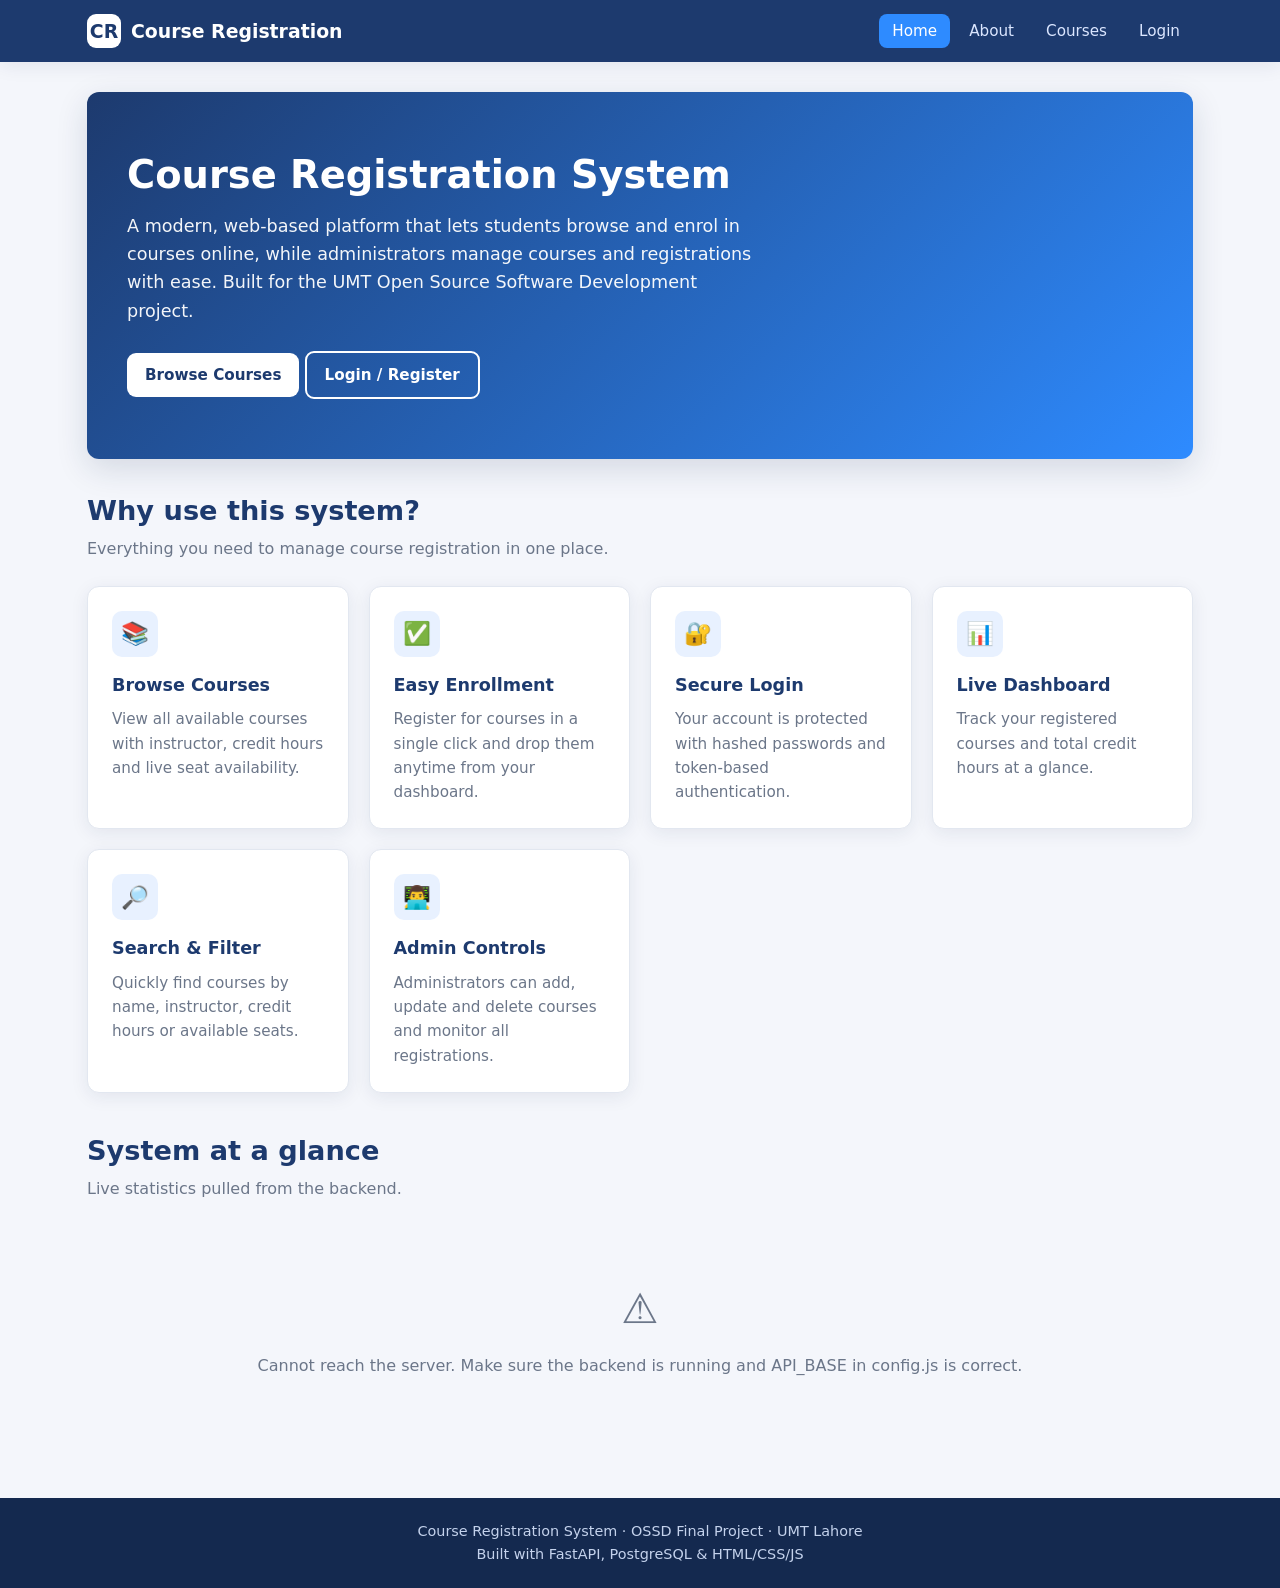
<file: CourseRegistrationSystem/frontend/index.html>
<!DOCTYPE html>
<html lang="en">
<head>
  <meta charset="UTF-8" />
  <meta name="viewport" content="width=device-width, initial-scale=1.0" />
  <title>Course Registration System | Home</title>
  <link rel="stylesheet" href="css/style.css" />
</head>
<body>
  <div class="container">
    <section class="hero">
      <h1>Course Registration System</h1>
      <p>
        A modern, web-based platform that lets students browse and enrol in
        courses online, while administrators manage courses and registrations
        with ease. Built for the UMT Open Source Software Development project.
      </p>
      <a href="courses.html" class="btn">Browse Courses</a>
      <a href="login.html" class="btn outline">Login / Register</a>
    </section>

    <h2 class="page-title">Why use this system?</h2>
    <p class="page-sub">Everything you need to manage course registration in one place.</p>

    <div class="grid grid-3">
      <div class="card feature">
        <div class="icon">&#128218;</div>
        <h3>Browse Courses</h3>
        <p>View all available courses with instructor, credit hours and live seat availability.</p>
      </div>
      <div class="card feature">
        <div class="icon">&#9989;</div>
        <h3>Easy Enrollment</h3>
        <p>Register for courses in a single click and drop them anytime from your dashboard.</p>
      </div>
      <div class="card feature">
        <div class="icon">&#128272;</div>
        <h3>Secure Login</h3>
        <p>Your account is protected with hashed passwords and token-based authentication.</p>
      </div>
      <div class="card feature">
        <div class="icon">&#128202;</div>
        <h3>Live Dashboard</h3>
        <p>Track your registered courses and total credit hours at a glance.</p>
      </div>
      <div class="card feature">
        <div class="icon">&#128270;</div>
        <h3>Search &amp; Filter</h3>
        <p>Quickly find courses by name, instructor, credit hours or available seats.</p>
      </div>
      <div class="card feature">
        <div class="icon">&#128104;&#8205;&#128187;</div>
        <h3>Admin Controls</h3>
        <p>Administrators can add, update and delete courses and monitor all registrations.</p>
      </div>
    </div>

    <h2 class="page-title" style="margin-top:36px;">System at a glance</h2>
    <p class="page-sub">Live statistics pulled from the backend.</p>
    <div class="grid grid-4" id="statGrid">
      <div class="loading"><div class="spinner"></div>Loading statistics…</div>
    </div>
  </div>

  <script src="js/config.js"></script>
  <script src="js/app.js"></script>
  <script>
    renderNavbar("index.html");
    renderFooter();

    async function loadStats() {
      const grid = document.getElementById("statGrid");
      try {
        const s = await api("/dashboard");
        grid.innerHTML = `
          <div class="card stat"><div class="num">${s.total_courses}</div><div class="label">Courses</div></div>
          <div class="card stat"><div class="num">${s.total_students}</div><div class="label">Students</div></div>
          <div class="card stat"><div class="num">${s.total_registrations}</div><div class="label">Registrations</div></div>
          <div class="card stat"><div class="num">${s.total_seats_available}</div><div class="label">Seats Available</div></div>`;
      } catch (e) {
        grid.innerHTML = `<div class="empty" style="grid-column:1/-1;"><div class="icon">&#9888;</div>${escapeHtml(e.message)}</div>`;
      }
    }
    loadStats();
  </script>
</body>
</html>
</file>
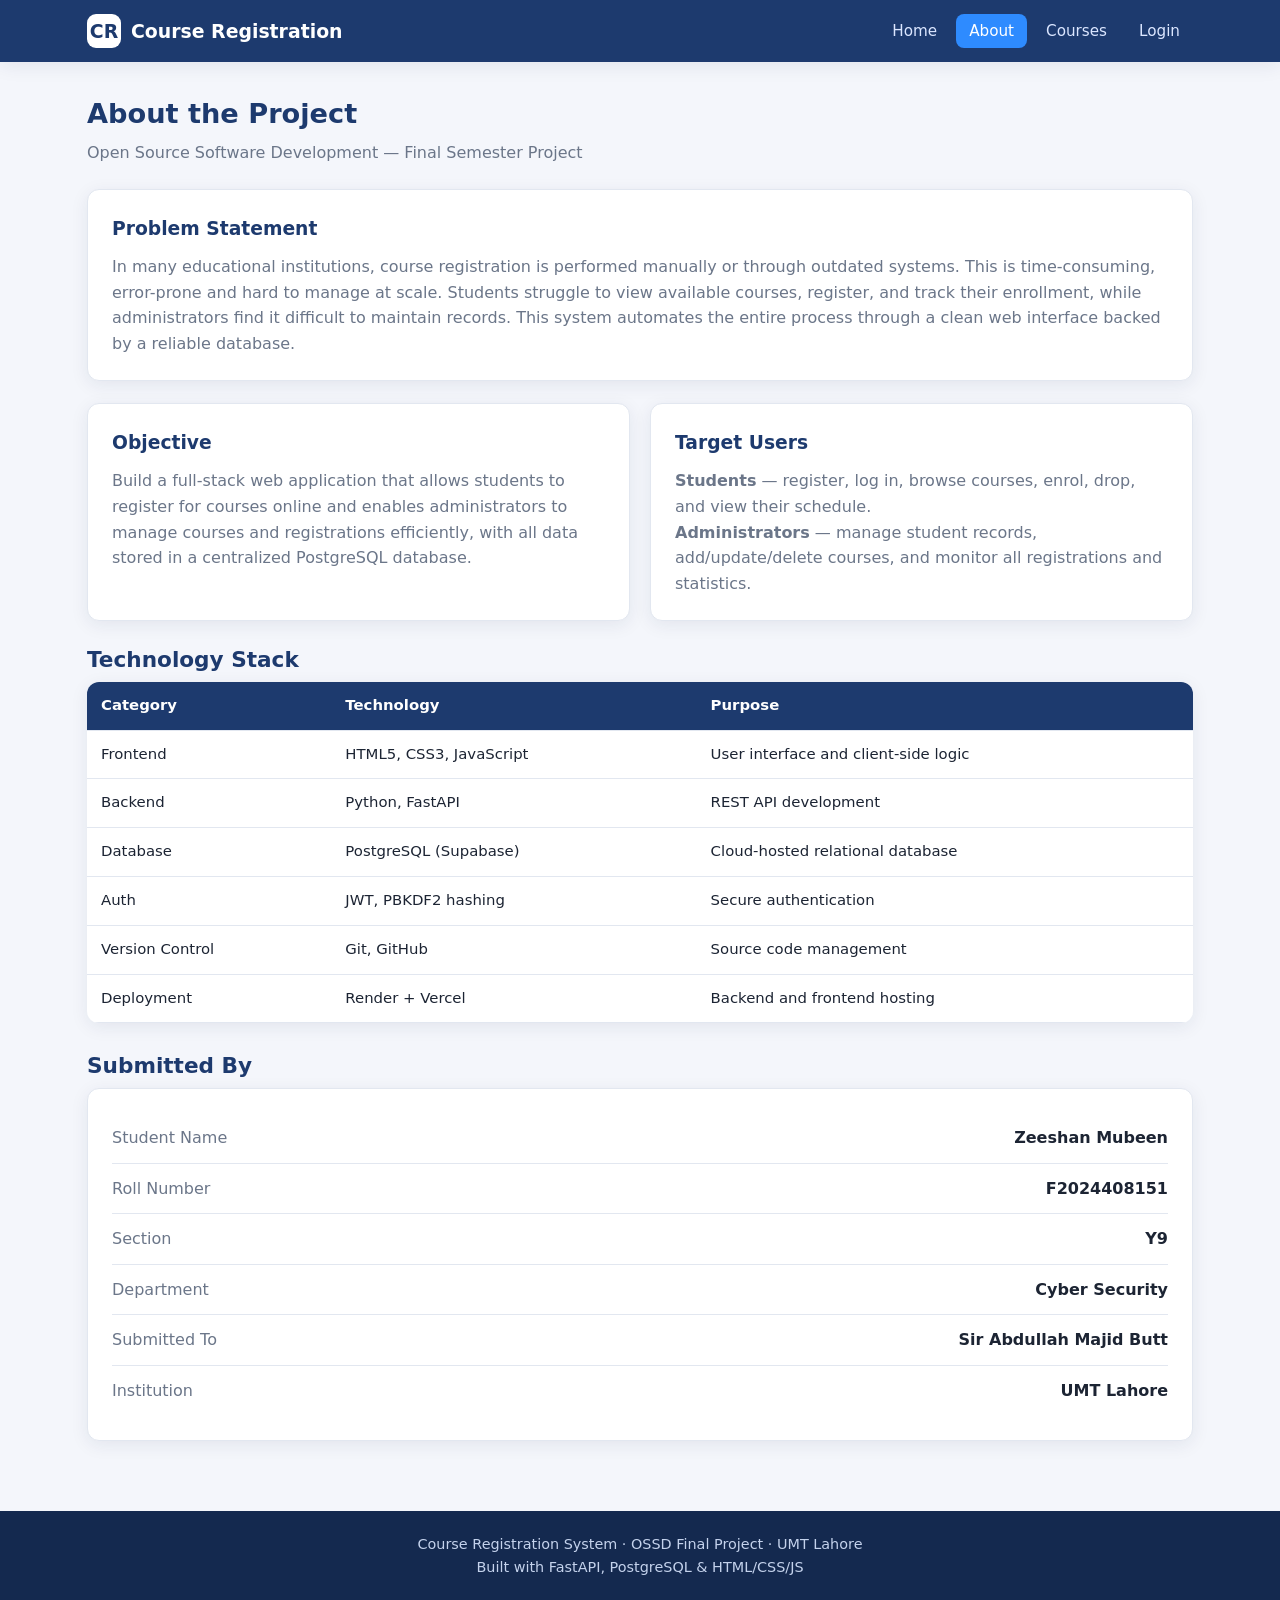
<file: CourseRegistrationSystem/frontend/about.html>
<!DOCTYPE html>
<html lang="en">
<head>
  <meta charset="UTF-8" />
  <meta name="viewport" content="width=device-width, initial-scale=1.0" />
  <title>Course Registration System | About</title>
  <link rel="stylesheet" href="css/style.css" />
</head>
<body>
  <div class="container">
    <h1 class="page-title">About the Project</h1>
    <p class="page-sub">Open Source Software Development — Final Semester Project</p>

    <div class="card" style="margin-bottom:22px;">
      <h3 style="color:var(--primary);margin-bottom:10px;">Problem Statement</h3>
      <p style="color:var(--muted);">
        In many educational institutions, course registration is performed
        manually or through outdated systems. This is time-consuming, error-prone
        and hard to manage at scale. Students struggle to view available courses,
        register, and track their enrollment, while administrators find it
        difficult to maintain records. This system automates the entire process
        through a clean web interface backed by a reliable database.
      </p>
    </div>

    <div class="grid grid-2" style="margin-bottom:22px;">
      <div class="card">
        <h3 style="color:var(--primary);margin-bottom:10px;">Objective</h3>
        <p style="color:var(--muted);">
          Build a full-stack web application that allows students to register for
          courses online and enables administrators to manage courses and
          registrations efficiently, with all data stored in a centralized
          PostgreSQL database.
        </p>
      </div>
      <div class="card">
        <h3 style="color:var(--primary);margin-bottom:10px;">Target Users</h3>
        <p style="color:var(--muted);">
          <strong>Students</strong> — register, log in, browse courses, enrol,
          drop, and view their schedule.<br />
          <strong>Administrators</strong> — manage student records, add/update/delete
          courses, and monitor all registrations and statistics.
        </p>
      </div>
    </div>

    <h2 class="page-title" style="font-size:1.35rem;">Technology Stack</h2>
    <div class="table-wrap" style="margin-bottom:26px;">
      <table>
        <thead>
          <tr><th>Category</th><th>Technology</th><th>Purpose</th></tr>
        </thead>
        <tbody>
          <tr><td>Frontend</td><td>HTML5, CSS3, JavaScript</td><td>User interface and client-side logic</td></tr>
          <tr><td>Backend</td><td>Python, FastAPI</td><td>REST API development</td></tr>
          <tr><td>Database</td><td>PostgreSQL (Supabase)</td><td>Cloud-hosted relational database</td></tr>
          <tr><td>Auth</td><td>JWT, PBKDF2 hashing</td><td>Secure authentication</td></tr>
          <tr><td>Version Control</td><td>Git, GitHub</td><td>Source code management</td></tr>
          <tr><td>Deployment</td><td>Render + Vercel</td><td>Backend and frontend hosting</td></tr>
        </tbody>
      </table>
    </div>

    <h2 class="page-title" style="font-size:1.35rem;">Submitted By</h2>
    <div class="card">
      <div class="profile-row"><span>Student Name</span><span>Zeeshan Mubeen</span></div>
      <div class="profile-row"><span>Roll Number</span><span>F2024408151</span></div>
      <div class="profile-row"><span>Section</span><span>Y9</span></div>
      <div class="profile-row"><span>Department</span><span>Cyber Security</span></div>
      <div class="profile-row"><span>Submitted To</span><span>Sir Abdullah Majid Butt</span></div>
      <div class="profile-row" style="border-bottom:none;"><span>Institution</span><span>UMT Lahore</span></div>
    </div>
  </div>

  <script src="js/config.js"></script>
  <script src="js/app.js"></script>
  <script>
    renderNavbar("about.html");
    renderFooter();
  </script>
</body>
</html>
</file>
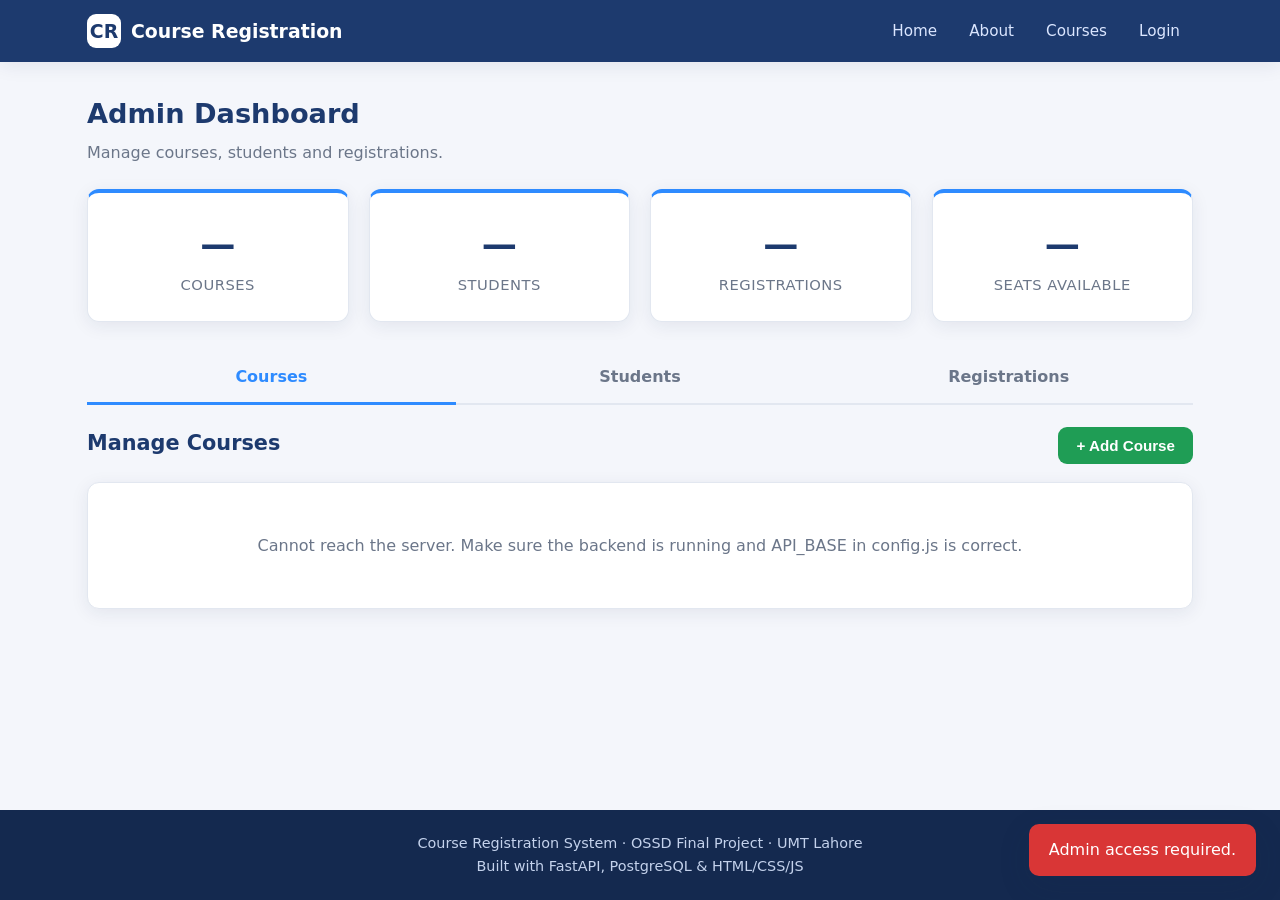
<file: CourseRegistrationSystem/frontend/admin.html>
<!DOCTYPE html>
<html lang="en">
<head>
  <meta charset="UTF-8" />
  <meta name="viewport" content="width=device-width, initial-scale=1.0" />
  <title>Course Registration System | Admin</title>
  <link rel="stylesheet" href="css/style.css" />
</head>
<body>
  <div class="container">
    <h1 class="page-title">Admin Dashboard</h1>
    <p class="page-sub">Manage courses, students and registrations.</p>

    <!-- Stats -->
    <div class="grid grid-4" style="margin-bottom:30px;">
      <div class="card stat"><div class="num" id="sCourses">—</div><div class="label">Courses</div></div>
      <div class="card stat"><div class="num" id="sStudents">—</div><div class="label">Students</div></div>
      <div class="card stat"><div class="num" id="sRegs">—</div><div class="label">Registrations</div></div>
      <div class="card stat"><div class="num" id="sSeats">—</div><div class="label">Seats Available</div></div>
    </div>

    <!-- Tabs -->
    <div class="tabs">
      <div class="tab active" data-tab="courses">Courses</div>
      <div class="tab" data-tab="students">Students</div>
      <div class="tab" data-tab="registrations">Registrations</div>
    </div>

    <!-- COURSES TAB -->
    <div id="tab-courses">
      <div class="section-head">
        <h2 class="page-title" style="font-size:1.3rem;">Manage Courses</h2>
        <button class="btn success" id="addCourseBtn">+ Add Course</button>
      </div>
      <div id="adminCourses"><div class="loading"><div class="spinner"></div>Loading…</div></div>
    </div>

    <!-- STUDENTS TAB -->
    <div id="tab-students" style="display:none;">
      <h2 class="page-title" style="font-size:1.3rem;">All Students</h2>
      <div id="adminStudents"><div class="loading"><div class="spinner"></div>Loading…</div></div>
    </div>

    <!-- REGISTRATIONS TAB -->
    <div id="tab-registrations" style="display:none;">
      <h2 class="page-title" style="font-size:1.3rem;">All Registrations</h2>
      <div id="adminRegs"><div class="loading"><div class="spinner"></div>Loading…</div></div>
    </div>
  </div>

  <!-- Course modal -->
  <div class="modal-overlay" id="courseModal">
    <div class="modal">
      <h3 id="modalTitle">Add Course</h3>
      <div class="alert error" id="modalAlert"></div>
      <input type="hidden" id="courseId" />
      <div class="form-group">
        <label for="cName">Course Name</label>
        <input type="text" id="cName" />
      </div>
      <div class="form-group">
        <label for="cInstructor">Instructor</label>
        <input type="text" id="cInstructor" />
      </div>
      <div class="form-group">
        <label for="cCredits">Credit Hours</label>
        <input type="number" id="cCredits" min="1" max="12" value="3" />
      </div>
      <div class="form-group">
        <label for="cSeats">Available Seats</label>
        <input type="number" id="cSeats" min="0" max="1000" value="30" />
      </div>
      <div class="modal-actions">
        <button class="btn outline" id="cancelModal">Cancel</button>
        <button class="btn success" id="saveCourse">Save</button>
      </div>
    </div>
  </div>

  <script src="js/config.js"></script>
  <script src="js/app.js"></script>
  <script>
    renderNavbar("admin.html");
    renderFooter();
    if (!requireAdmin()) { }

    /* ---------------- Tabs ---------------- */
    document.querySelectorAll(".tab").forEach((t) => {
      t.addEventListener("click", () => {
        document.querySelectorAll(".tab").forEach((x) => x.classList.remove("active"));
        t.classList.add("active");
        ["courses", "students", "registrations"].forEach((name) => {
          document.getElementById("tab-" + name).style.display = name === t.dataset.tab ? "block" : "none";
        });
      });
    });

    /* ---------------- Stats ---------------- */
    async function loadStats() {
      try {
        const s = await api("/dashboard");
        sCourses.textContent = s.total_courses;
        sStudents.textContent = s.total_students;
        sRegs.textContent = s.total_registrations;
        sSeats.textContent = s.total_seats_available;
      } catch (e) { /* ignore */ }
    }

    /* ---------------- Courses ---------------- */
    async function loadCourses() {
      const box = document.getElementById("adminCourses");
      try {
        const courses = await api("/courses");
        if (courses.length === 0) { box.innerHTML = `<div class="card empty">No courses yet.</div>`; return; }
        box.innerHTML = `
          <div class="table-wrap"><table>
            <thead><tr><th>ID</th><th>Course</th><th>Instructor</th><th>Credits</th><th>Seats</th><th>Actions</th></tr></thead>
            <tbody>${courses.map((c) => `
              <tr>
                <td>${c.course_id}</td>
                <td>${escapeHtml(c.course_name)}</td>
                <td>${escapeHtml(c.instructor || "TBA")}</td>
                <td>${c.credit_hours}</td>
                <td>${c.available_seats}</td>
                <td>
                  <button class="btn sm" onclick='editCourse(${JSON.stringify(c)})'>Edit</button>
                  <button class="btn sm danger" onclick="deleteCourse(${c.course_id})">Delete</button>
                </td>
              </tr>`).join("")}</tbody>
          </table></div>`;
      } catch (e) { box.innerHTML = `<div class="card empty">${escapeHtml(e.message)}</div>`; }
    }

    /* ---------------- Students ---------------- */
    async function loadStudents() {
      const box = document.getElementById("adminStudents");
      try {
        const students = await api("/students", { auth: true });
        box.innerHTML = `
          <div class="table-wrap"><table>
            <thead><tr><th>ID</th><th>Name</th><th>Email</th><th>Department</th><th>Role</th><th>Actions</th></tr></thead>
            <tbody>${students.map((s) => `
              <tr>
                <td>${s.student_id}</td>
                <td>${escapeHtml(s.name)}</td>
                <td>${escapeHtml(s.email)}</td>
                <td>${escapeHtml(s.department || "—")}</td>
                <td><span class="badge ${s.role === "admin" ? "" : "gray"}">${s.role}</span></td>
                <td>${s.role === "admin" ? "—" : `<button class="btn sm danger" onclick="deleteStudent(${s.student_id})">Delete</button>`}</td>
              </tr>`).join("")}</tbody>
          </table></div>`;
      } catch (e) { box.innerHTML = `<div class="card empty">${escapeHtml(e.message)}</div>`; }
    }

    /* ---------------- Registrations ---------------- */
    async function loadRegs() {
      const box = document.getElementById("adminRegs");
      try {
        const regs = await api("/registrations", { auth: true });
        if (regs.length === 0) { box.innerHTML = `<div class="card empty">No registrations yet.</div>`; return; }
        box.innerHTML = `
          <div class="table-wrap"><table>
            <thead><tr><th>Reg ID</th><th>Student</th><th>Course</th><th>Instructor</th><th>Date</th></tr></thead>
            <tbody>${regs.map((r) => `
              <tr>
                <td>${r.registration_id}</td>
                <td>${escapeHtml(r.student_name || "#" + r.student_id)}</td>
                <td>${escapeHtml(r.course_name || "#" + r.course_id)}</td>
                <td>${escapeHtml(r.instructor || "TBA")}</td>
                <td>${r.registration_date}</td>
              </tr>`).join("")}</tbody>
          </table></div>`;
      } catch (e) { box.innerHTML = `<div class="card empty">${escapeHtml(e.message)}</div>`; }
    }

    /* ---------------- Course modal ---------------- */
    const modal = document.getElementById("courseModal");
    const modalAlert = document.getElementById("modalAlert");

    function openModal(title) {
      document.getElementById("modalTitle").textContent = title;
      modalAlert.classList.remove("show");
      modal.classList.add("show");
    }
    function closeModal() { modal.classList.remove("show"); }

    document.getElementById("addCourseBtn").addEventListener("click", () => {
      document.getElementById("courseId").value = "";
      document.getElementById("cName").value = "";
      document.getElementById("cInstructor").value = "";
      document.getElementById("cCredits").value = 3;
      document.getElementById("cSeats").value = 30;
      openModal("Add Course");
    });

    function editCourse(c) {
      document.getElementById("courseId").value = c.course_id;
      document.getElementById("cName").value = c.course_name;
      document.getElementById("cInstructor").value = c.instructor || "";
      document.getElementById("cCredits").value = c.credit_hours;
      document.getElementById("cSeats").value = c.available_seats;
      openModal("Edit Course");
    }

    document.getElementById("cancelModal").addEventListener("click", closeModal);
    modal.addEventListener("click", (e) => { if (e.target === modal) closeModal(); });

    document.getElementById("saveCourse").addEventListener("click", async () => {
      modalAlert.classList.remove("show");
      const id = document.getElementById("courseId").value;
      const body = {
        course_name: document.getElementById("cName").value.trim(),
        instructor: document.getElementById("cInstructor").value.trim(),
        credit_hours: parseInt(document.getElementById("cCredits").value, 10),
        available_seats: parseInt(document.getElementById("cSeats").value, 10),
      };
      if (!body.course_name) { modalAlert.textContent = "Course name is required."; modalAlert.classList.add("show"); return; }
      try {
        if (id) {
          await api(`/courses/${id}`, { method: "PUT", auth: true, body });
          toast("Course updated.", "success");
        } else {
          await api("/courses", { method: "POST", auth: true, body });
          toast("Course added.", "success");
        }
        closeModal();
        loadCourses(); loadStats();
      } catch (e) { modalAlert.textContent = e.message; modalAlert.classList.add("show"); }
    });

    async function deleteCourse(id) {
      if (!confirm("Delete this course? All its registrations will be removed.")) return;
      try {
        await api(`/courses/${id}`, { method: "DELETE", auth: true });
        toast("Course deleted.", "success");
        loadCourses(); loadStats(); loadRegs();
      } catch (e) { toast(e.message, "error"); }
    }

    async function deleteStudent(id) {
      if (!confirm("Delete this student and all their registrations?")) return;
      try {
        await api(`/students/${id}`, { method: "DELETE", auth: true });
        toast("Student deleted.", "success");
        loadStudents(); loadStats(); loadRegs();
      } catch (e) { toast(e.message, "error"); }
    }

    loadStats(); loadCourses(); loadStudents(); loadRegs();
  </script>
</body>
</html>
</file>
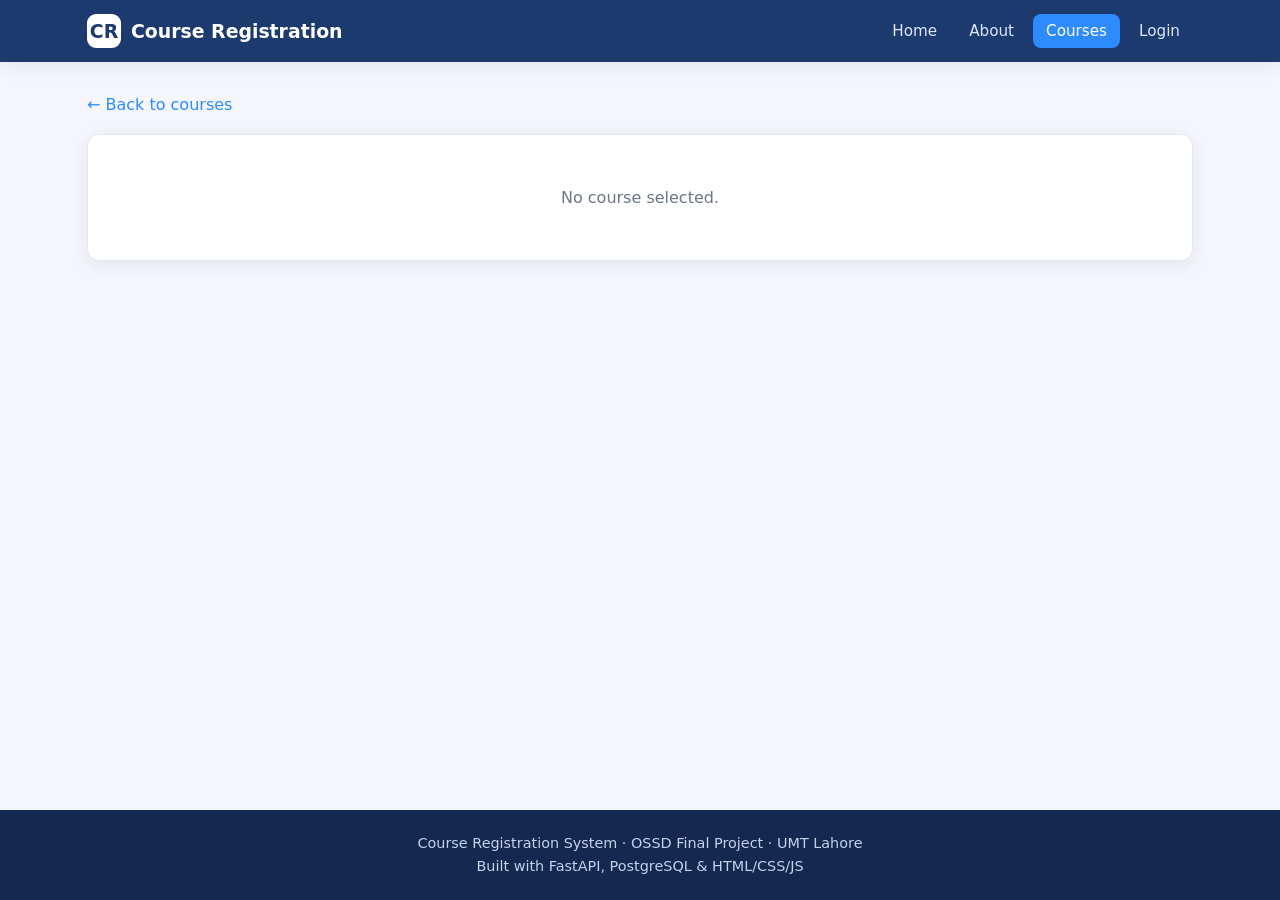
<file: CourseRegistrationSystem/frontend/course-details.html>
<!DOCTYPE html>
<html lang="en">
<head>
  <meta charset="UTF-8" />
  <meta name="viewport" content="width=device-width, initial-scale=1.0" />
  <title>Course Registration System | Course Details</title>
  <link rel="stylesheet" href="css/style.css" />
</head>
<body>
  <div class="container">
    <a href="courses.html" style="display:inline-block;margin-bottom:16px;">&larr; Back to courses</a>
    <div id="detail">
      <div class="loading"><div class="spinner"></div>Loading course…</div>
    </div>
  </div>

  <script src="js/config.js"></script>
  <script src="js/app.js"></script>
  <script>
    renderNavbar("courses.html");
    renderFooter();

    const courseId = qs("id");
    const box = document.getElementById("detail");

    async function loadCourse() {
      if (!courseId) { box.innerHTML = `<div class="card empty">No course selected.</div>`; return; }
      try {
        const c = await api(`/courses/${courseId}`);
        const seat = c.available_seats > 0
          ? `<span class="badge green">${c.available_seats} seats available</span>`
          : `<span class="badge red">Course full</span>`;
        const enroll = Session.isLoggedIn()
          ? `<button class="btn success" ${c.available_seats <= 0 ? "disabled" : ""} onclick="enroll(${c.course_id})">Enroll in this Course</button>`
          : `<a href="login.html" class="btn success">Login to Enroll</a>`;

        box.innerHTML = `
          <div class="card">
            <h1 class="page-title">${escapeHtml(c.course_name)}</h1>
            <div class="course-meta" style="margin:14px 0;">
              <span class="badge">${escapeHtml(c.instructor || "TBA")}</span>
              <span class="badge gray">${c.credit_hours} credit hours</span>
              ${seat}
            </div>
            <div class="profile-row"><span>Course ID</span><span>#${c.course_id}</span></div>
            <div class="profile-row"><span>Course Name</span><span>${escapeHtml(c.course_name)}</span></div>
            <div class="profile-row"><span>Instructor</span><span>${escapeHtml(c.instructor || "To be announced")}</span></div>
            <div class="profile-row"><span>Credit Hours</span><span>${c.credit_hours}</span></div>
            <div class="profile-row" style="border-bottom:none;"><span>Available Seats</span><span>${c.available_seats}</span></div>
            <div style="margin-top:20px;">${enroll}</div>
          </div>`;
      } catch (e) {
        box.innerHTML = `<div class="card empty"><div class="icon">&#9888;</div>${escapeHtml(e.message)}</div>`;
      }
    }

    async function enroll(id) {
      const me = Session.student();
      try {
        await api("/enroll", { method: "POST", auth: true, body: { student_id: me.student_id, course_id: id } });
        toast("Enrolled successfully!", "success");
        loadCourse();
      } catch (e) { toast(e.message, "error"); }
    }

    loadCourse();
  </script>
</body>
</html>
</file>
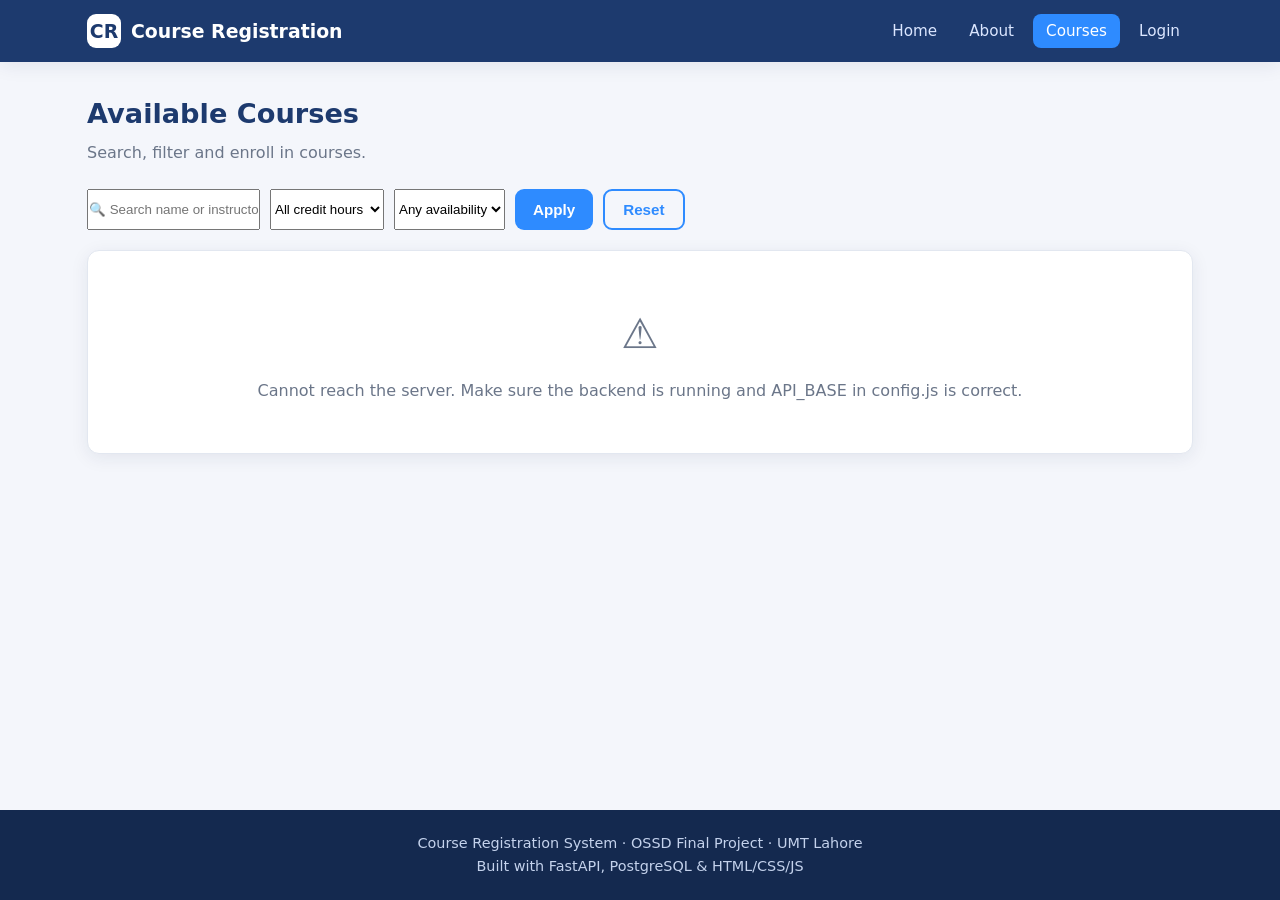
<file: CourseRegistrationSystem/frontend/courses.html>
<!DOCTYPE html>
<html lang="en">
<head>
  <meta charset="UTF-8" />
  <meta name="viewport" content="width=device-width, initial-scale=1.0" />
  <title>Course Registration System | Courses</title>
  <link rel="stylesheet" href="css/style.css" />
</head>
<body>
  <div class="container">
    <h1 class="page-title">Available Courses</h1>
    <p class="page-sub">Search, filter and enroll in courses.</p>

    <div class="toolbar">
      <input type="text" id="searchInput" placeholder="🔍 Search name or instructor…" />
      <select id="creditFilter">
        <option value="">All credit hours</option>
        <option value="3">≤ 3 credit hours</option>
        <option value="4">≤ 4 credit hours</option>
      </select>
      <select id="seatFilter">
        <option value="">Any availability</option>
        <option value="1">Has free seats</option>
      </select>
      <button class="btn" id="searchBtn">Apply</button>
      <button class="btn outline" id="resetBtn">Reset</button>
    </div>

    <div id="coursesGrid">
      <div class="loading"><div class="spinner"></div>Loading courses…</div>
    </div>
  </div>

  <script src="js/config.js"></script>
  <script src="js/app.js"></script>
  <script>
    renderNavbar("courses.html");
    renderFooter();

    const grid = document.getElementById("coursesGrid");

    async function loadCourses() {
      grid.innerHTML = `<div class="loading"><div class="spinner"></div>Loading courses…</div>`;
      const params = new URLSearchParams();
      const search = document.getElementById("searchInput").value.trim();
      const maxCredits = document.getElementById("creditFilter").value;
      const minSeats = document.getElementById("seatFilter").value;
      if (search) params.set("search", search);
      if (maxCredits) params.set("max_credits", maxCredits);
      if (minSeats) params.set("min_seats", minSeats);

      try {
        const courses = await api("/courses" + (params.toString() ? "?" + params : ""));
        if (courses.length === 0) {
          grid.innerHTML = `<div class="card empty"><div class="icon">&#128269;</div>No courses match your search.</div>`;
          return;
        }
        grid.innerHTML = `<div class="grid grid-3">` + courses.map(renderCourse).join("") + `</div>`;
      } catch (e) {
        grid.innerHTML = `<div class="card empty"><div class="icon">&#9888;</div>${escapeHtml(e.message)}</div>`;
      }
    }

    function renderCourse(c) {
      const seatBadge = c.available_seats > 0
        ? `<span class="badge green">${c.available_seats} seats</span>`
        : `<span class="badge red">Full</span>`;
      const enrollBtn = Session.isLoggedIn()
        ? `<button class="btn sm success" ${c.available_seats <= 0 ? "disabled" : ""} onclick="enroll(${c.course_id})">Enroll</button>`
        : `<a href="login.html" class="btn sm success">Login to Enroll</a>`;
      return `
        <div class="card course-card">
          <h3>${escapeHtml(c.course_name)}</h3>
          <div class="course-meta">
            <span class="badge">${escapeHtml(c.instructor || "TBA")}</span>
            <span class="badge gray">${c.credit_hours} cr</span>
            ${seatBadge}
          </div>
          <div class="actions">
            <a href="course-details.html?id=${c.course_id}" class="btn sm outline">Details</a>
            ${enrollBtn}
          </div>
        </div>`;
    }

    async function enroll(courseId) {
      const me = Session.student();
      try {
        await api("/enroll", { method: "POST", auth: true, body: { student_id: me.student_id, course_id: courseId } });
        toast("Enrolled successfully!", "success");
        loadCourses();
      } catch (e) { toast(e.message, "error"); }
    }

    document.getElementById("searchBtn").addEventListener("click", loadCourses);
    document.getElementById("searchInput").addEventListener("keydown", (e) => { if (e.key === "Enter") loadCourses(); });
    document.getElementById("resetBtn").addEventListener("click", () => {
      document.getElementById("searchInput").value = "";
      document.getElementById("creditFilter").value = "";
      document.getElementById("seatFilter").value = "";
      loadCourses();
    });

    loadCourses();
  </script>
</body>
</html>
</file>
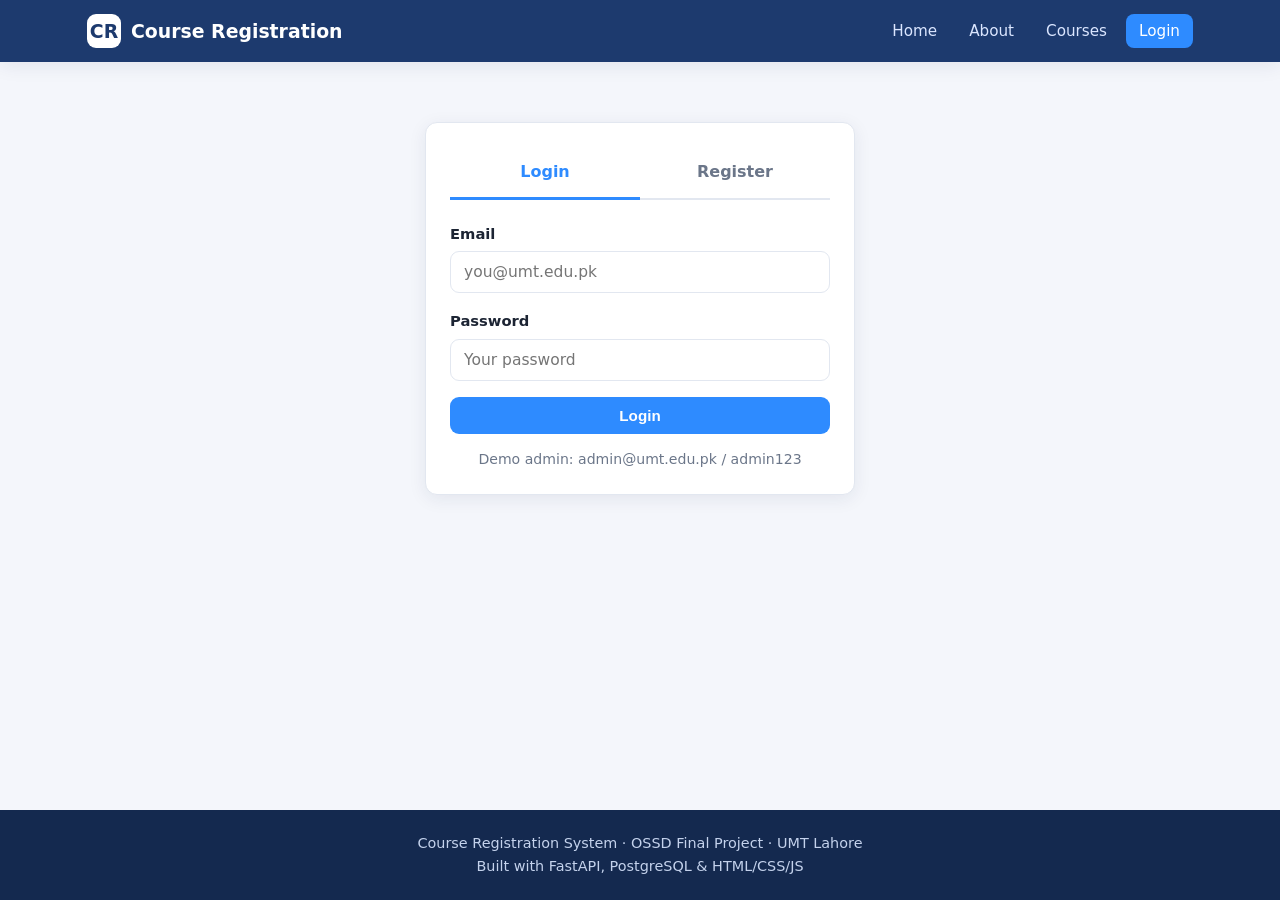
<file: CourseRegistrationSystem/frontend/dashboard.html>
<!DOCTYPE html>
<html lang="en">
<head>
  <meta charset="UTF-8" />
  <meta name="viewport" content="width=device-width, initial-scale=1.0" />
  <title>Course Registration System | Dashboard</title>
  <link rel="stylesheet" href="css/style.css" />
</head>
<body>
  <div class="container">
    <h1 class="page-title" id="welcome">Dashboard</h1>
    <p class="page-sub">Your registered courses and quick stats.</p>

    <div class="grid grid-3" id="statGrid" style="margin-bottom:30px;">
      <div class="card stat"><div class="num" id="statCourses">—</div><div class="label">My Courses</div></div>
      <div class="card stat"><div class="num" id="statCredits">—</div><div class="label">Total Credit Hours</div></div>
      <div class="card stat"><div class="num" id="statAvailable">—</div><div class="label">Courses Available</div></div>
    </div>

    <div class="section-head">
      <h2 class="page-title" style="font-size:1.3rem;">My Registered Courses</h2>
      <a href="courses.html" class="btn">+ Enroll in a Course</a>
    </div>

    <div id="myCourses">
      <div class="loading"><div class="spinner"></div>Loading your courses…</div>
    </div>
  </div>

  <script src="js/config.js"></script>
  <script src="js/app.js"></script>
  <script>
    renderNavbar("dashboard.html");
    renderFooter();
    if (!requireLogin()) { /* redirected */ }

    const me = Session.student();
    document.getElementById("welcome").textContent = "Welcome, " + (me ? me.name : "Student");

    async function loadDashboard() {
      const container = document.getElementById("myCourses");
      try {
        const [regs, stats] = await Promise.all([
          api(`/students/${me.student_id}/courses`, { auth: true }),
          api("/dashboard"),
        ]);

        const totalCredits = regs.reduce((sum, r) => sum + (r.credit_hours || 0), 0);
        document.getElementById("statCourses").textContent = regs.length;
        document.getElementById("statCredits").textContent = totalCredits;
        document.getElementById("statAvailable").textContent = stats.total_courses;

        if (regs.length === 0) {
          container.innerHTML = `
            <div class="card empty">
              <div class="icon">&#128218;</div>
              <p>You are not enrolled in any courses yet.</p>
              <a href="courses.html" class="btn" style="margin-top:12px;">Browse Courses</a>
            </div>`;
          return;
        }

        container.innerHTML = `<div class="grid grid-3">` + regs.map((r) => `
          <div class="card course-card">
            <h3>${escapeHtml(r.course_name)}</h3>
            <div class="course-meta">
              <span class="badge">${escapeHtml(r.instructor || "TBA")}</span>
              <span class="badge gray">${r.credit_hours} cr</span>
            </div>
            <p style="color:var(--muted);font-size:0.85rem;">Enrolled on ${r.registration_date}</p>
            <div class="actions">
              <a href="course-details.html?id=${r.course_id}" class="btn sm outline">Details</a>
              <button class="btn sm danger" onclick="dropCourse(${r.registration_id})">Drop</button>
            </div>
          </div>`).join("") + `</div>`;
      } catch (e) {
        container.innerHTML = `<div class="card empty"><div class="icon">&#9888;</div>${escapeHtml(e.message)}</div>`;
      }
    }

    async function dropCourse(registrationId) {
      if (!confirm("Are you sure you want to drop this course?")) return;
      try {
        await api(`/enroll/${registrationId}`, { method: "DELETE", auth: true });
        toast("Course dropped.", "success");
        loadDashboard();
      } catch (e) { toast(e.message, "error"); }
    }

    loadDashboard();
  </script>
</body>
</html>
</file>
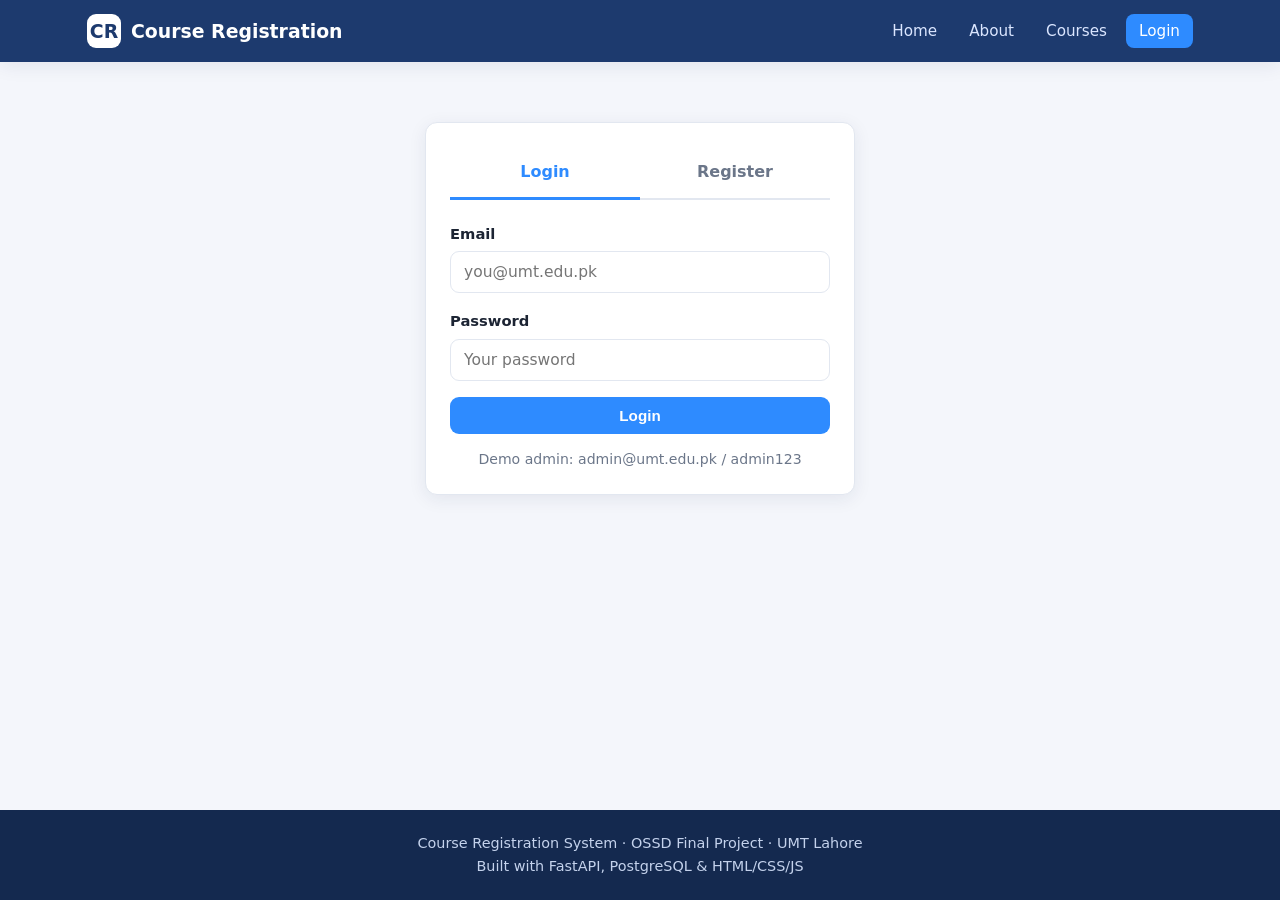
<file: CourseRegistrationSystem/frontend/history.html>
<!DOCTYPE html>
<html lang="en">
<head>
  <meta charset="UTF-8" />
  <meta name="viewport" content="width=device-width, initial-scale=1.0" />
  <title>Course Registration System | History</title>
  <link rel="stylesheet" href="css/style.css" />
</head>
<body>
  <div class="container">
    <h1 class="page-title">Registration History</h1>
    <p class="page-sub">All courses you have enrolled in.</p>

    <div id="historyBox">
      <div class="loading"><div class="spinner"></div>Loading history…</div>
    </div>
  </div>

  <script src="js/config.js"></script>
  <script src="js/app.js"></script>
  <script>
    renderNavbar("history.html");
    renderFooter();
    if (!requireLogin()) { }

    const me = Session.student();

    async function loadHistory() {
      const box = document.getElementById("historyBox");
      try {
        const regs = await api(`/students/${me.student_id}/courses`, { auth: true });
        if (regs.length === 0) {
          box.innerHTML = `<div class="card empty"><div class="icon">&#128203;</div>No registration history yet.</div>`;
          return;
        }
        box.innerHTML = `
          <div class="table-wrap">
            <table>
              <thead>
                <tr><th>#</th><th>Course</th><th>Instructor</th><th>Credit Hours</th><th>Registered On</th></tr>
              </thead>
              <tbody>
                ${regs.map((r, i) => `
                  <tr>
                    <td>${i + 1}</td>
                    <td>${escapeHtml(r.course_name)}</td>
                    <td>${escapeHtml(r.instructor || "TBA")}</td>
                    <td>${r.credit_hours}</td>
                    <td>${r.registration_date}</td>
                  </tr>`).join("")}
              </tbody>
            </table>
          </div>`;
      } catch (e) {
        box.innerHTML = `<div class="card empty"><div class="icon">&#9888;</div>${escapeHtml(e.message)}</div>`;
      }
    }

    loadHistory();
  </script>
</body>
</html>
</file>
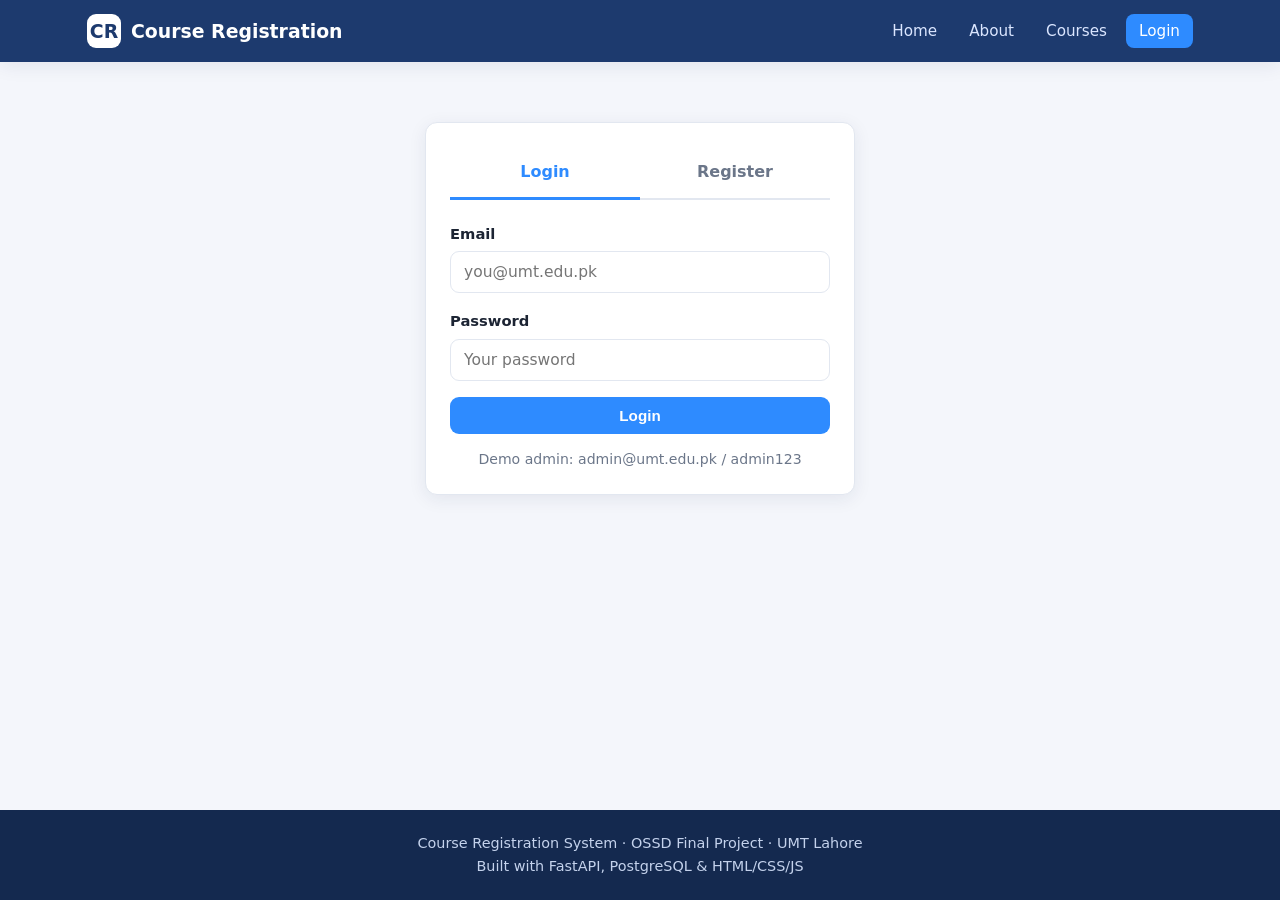
<file: CourseRegistrationSystem/frontend/login.html>
<!DOCTYPE html>
<html lang="en">
<head>
  <meta charset="UTF-8" />
  <meta name="viewport" content="width=device-width, initial-scale=1.0" />
  <title>Course Registration System | Login</title>
  <link rel="stylesheet" href="css/style.css" />
</head>
<body>
  <div class="container">
    <div class="auth-wrap">
      <div class="card">
        <div class="tabs">
          <div class="tab active" id="tabLogin">Login</div>
          <div class="tab" id="tabRegister">Register</div>
        </div>

        <div class="alert error" id="alert"></div>

        <!-- LOGIN FORM -->
        <div id="loginForm">
          <div class="form-group">
            <label for="loginEmail">Email</label>
            <input type="email" id="loginEmail" placeholder="you@umt.edu.pk" />
          </div>
          <div class="form-group">
            <label for="loginPassword">Password</label>
            <input type="password" id="loginPassword" placeholder="Your password" />
          </div>
          <button class="btn block" id="loginBtn">Login</button>
          <p style="text-align:center;margin-top:14px;color:var(--muted);font-size:0.88rem;">
            Demo admin: admin@umt.edu.pk / admin123
          </p>
        </div>

        <!-- REGISTER FORM -->
        <div id="registerForm" style="display:none;">
          <div class="form-group">
            <label for="regName">Full Name</label>
            <input type="text" id="regName" placeholder="Your name" />
          </div>
          <div class="form-group">
            <label for="regEmail">Email</label>
            <input type="email" id="regEmail" placeholder="you@umt.edu.pk" />
          </div>
          <div class="form-group">
            <label for="regDept">Department</label>
            <input type="text" id="regDept" placeholder="e.g. Cyber Security" />
          </div>
          <div class="form-group">
            <label for="regPassword">Password (min 6 chars)</label>
            <input type="password" id="regPassword" placeholder="Create a password" />
          </div>
          <button class="btn block success" id="registerBtn">Create Account</button>
        </div>
      </div>
    </div>
  </div>

  <script src="js/config.js"></script>
  <script src="js/app.js"></script>
  <script>
    renderNavbar("login.html");
    renderFooter();

    // If already logged in, skip to dashboard.
    if (Session.isLoggedIn()) window.location.href = "dashboard.html";

    const alertBox = document.getElementById("alert");
    function showError(msg) {
      alertBox.textContent = msg;
      alertBox.classList.add("show");
    }
    function clearError() { alertBox.classList.remove("show"); }

    // Tab switching
    const tabLogin = document.getElementById("tabLogin");
    const tabRegister = document.getElementById("tabRegister");
    const loginForm = document.getElementById("loginForm");
    const registerForm = document.getElementById("registerForm");

    tabLogin.addEventListener("click", () => {
      tabLogin.classList.add("active"); tabRegister.classList.remove("active");
      loginForm.style.display = "block"; registerForm.style.display = "none"; clearError();
    });
    tabRegister.addEventListener("click", () => {
      tabRegister.classList.add("active"); tabLogin.classList.remove("active");
      registerForm.style.display = "block"; loginForm.style.display = "none"; clearError();
    });

    // Login
    document.getElementById("loginBtn").addEventListener("click", async () => {
      clearError();
      const email = document.getElementById("loginEmail").value.trim();
      const password = document.getElementById("loginPassword").value;
      if (!email || !password) { showError("Please enter your email and password."); return; }
      try {
        const data = await api("/login", { method: "POST", body: { email, password } });
        Session.save(data.access_token, data.student);
        toast("Welcome back, " + data.student.name + "!", "success");
        setTimeout(() => {
          window.location.href = data.student.role === "admin" ? "admin.html" : "dashboard.html";
        }, 600);
      } catch (e) { showError(e.message); }
    });

    // Register
    document.getElementById("registerBtn").addEventListener("click", async () => {
      clearError();
      const name = document.getElementById("regName").value.trim();
      const email = document.getElementById("regEmail").value.trim();
      const department = document.getElementById("regDept").value.trim();
      const password = document.getElementById("regPassword").value;
      if (!name || !email || !password) { showError("Name, email and password are required."); return; }
      if (password.length < 6) { showError("Password must be at least 6 characters."); return; }
      try {
        await api("/register", { method: "POST", body: { name, email, department, password } });
        // Auto-login after successful registration.
        const data = await api("/login", { method: "POST", body: { email, password } });
        Session.save(data.access_token, data.student);
        toast("Account created successfully!", "success");
        setTimeout(() => (window.location.href = "dashboard.html"), 600);
      } catch (e) { showError(e.message); }
    });

    // Allow Enter key to submit
    document.addEventListener("keydown", (e) => {
      if (e.key !== "Enter") return;
      if (loginForm.style.display !== "none") document.getElementById("loginBtn").click();
      else document.getElementById("registerBtn").click();
    });
  </script>
</body>
</html>
</file>
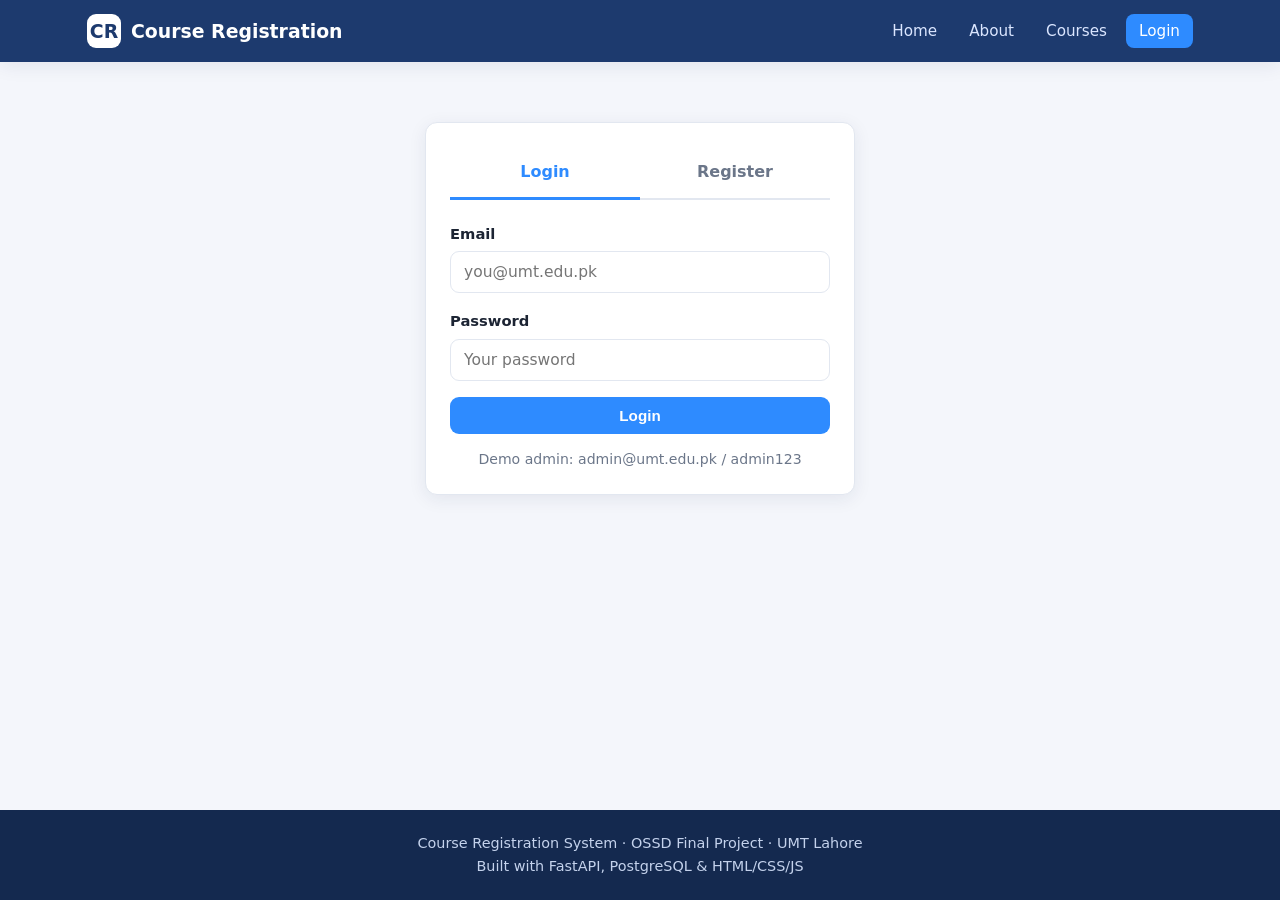
<file: CourseRegistrationSystem/frontend/profile.html>
<!DOCTYPE html>
<html lang="en">
<head>
  <meta charset="UTF-8" />
  <meta name="viewport" content="width=device-width, initial-scale=1.0" />
  <title>Course Registration System | Profile</title>
  <link rel="stylesheet" href="css/style.css" />
</head>
<body>
  <div class="container">
    <h1 class="page-title">My Profile</h1>
    <p class="page-sub">View and update your account information.</p>

    <div class="grid grid-2">
      <div class="card">
        <h3 style="color:var(--primary);margin-bottom:14px;">Account Details</h3>
        <div id="profileView">
          <div class="loading"><div class="spinner"></div>Loading…</div>
        </div>
      </div>

      <div class="card">
        <h3 style="color:var(--primary);margin-bottom:14px;">Update Profile</h3>
        <div class="alert error" id="alert"></div>
        <div class="form-group">
          <label for="upName">Full Name</label>
          <input type="text" id="upName" />
        </div>
        <div class="form-group">
          <label for="upDept">Department</label>
          <input type="text" id="upDept" />
        </div>
        <div class="form-group">
          <label for="upPassword">New Password (leave blank to keep current)</label>
          <input type="password" id="upPassword" placeholder="••••••" />
        </div>
        <button class="btn" id="saveBtn">Save Changes</button>
      </div>
    </div>
  </div>

  <script src="js/config.js"></script>
  <script src="js/app.js"></script>
  <script>
    renderNavbar("profile.html");
    renderFooter();
    if (!requireLogin()) { }

    const me = Session.student();
    const alertBox = document.getElementById("alert");

    async function loadProfile() {
      try {
        const s = await api(`/students/${me.student_id}`, { auth: true });
        document.getElementById("profileView").innerHTML = `
          <div class="profile-row"><span>Student ID</span><span>#${s.student_id}</span></div>
          <div class="profile-row"><span>Name</span><span>${escapeHtml(s.name)}</span></div>
          <div class="profile-row"><span>Email</span><span>${escapeHtml(s.email)}</span></div>
          <div class="profile-row"><span>Department</span><span>${escapeHtml(s.department || "—")}</span></div>
          <div class="profile-row" style="border-bottom:none;"><span>Role</span><span>${escapeHtml(s.role)}</span></div>`;
        document.getElementById("upName").value = s.name;
        document.getElementById("upDept").value = s.department || "";
      } catch (e) {
        document.getElementById("profileView").innerHTML = `<div class="empty">${escapeHtml(e.message)}</div>`;
      }
    }

    document.getElementById("saveBtn").addEventListener("click", async () => {
      alertBox.classList.remove("show");
      const body = {
        name: document.getElementById("upName").value.trim(),
        department: document.getElementById("upDept").value.trim(),
      };
      const pw = document.getElementById("upPassword").value;
      if (pw) {
        if (pw.length < 6) { alertBox.textContent = "Password must be at least 6 characters."; alertBox.classList.add("show"); return; }
        body.password = pw;
      }
      try {
        const updated = await api(`/students/${me.student_id}`, { method: "PUT", auth: true, body });
        // refresh stored session info
        Session.save(Session.token(), updated);
        document.getElementById("upPassword").value = "";
        toast("Profile updated.", "success");
        loadProfile();
      } catch (e) { alertBox.textContent = e.message; alertBox.classList.add("show"); }
    });

    loadProfile();
  </script>
</body>
</html>
</file>
<file: CourseRegistrationSystem/frontend/css/style.css>
/* ===================================================================
   Course Registration System - Global Stylesheet
   =================================================================== */

:root {
  --primary: #1d3a6e;        /* UMT deep blue */
  --primary-dark: #14294f;
  --accent: #2e8bff;
  --accent-soft: #e8f1ff;
  --success: #1f9d55;
  --danger: #d93636;
  --warning: #e6a700;
  --bg: #f4f6fb;
  --card: #ffffff;
  --text: #1c2433;
  --muted: #6b7689;
  --border: #e2e7f0;
  --radius: 12px;
  --shadow: 0 4px 18px rgba(20, 41, 79, 0.08);
  --shadow-lg: 0 10px 32px rgba(20, 41, 79, 0.14);
}

* { margin: 0; padding: 0; box-sizing: border-box; }

body {
  font-family: "Segoe UI", system-ui, -apple-system, Roboto, Arial, sans-serif;
  background: var(--bg);
  color: var(--text);
  line-height: 1.6;
  min-height: 100vh;
  display: flex;
  flex-direction: column;
}

a { color: var(--accent); text-decoration: none; }
a:hover { text-decoration: underline; }

/* ----------------------------- Navbar ----------------------------- */
.navbar {
  background: var(--primary);
  color: #fff;
  box-shadow: var(--shadow);
  position: sticky;
  top: 0;
  z-index: 100;
}
.navbar .nav-inner {
  max-width: 1150px;
  margin: 0 auto;
  padding: 0 22px;
  display: flex;
  align-items: center;
  justify-content: space-between;
  height: 62px;
}
.brand {
  display: flex;
  align-items: center;
  gap: 10px;
  font-weight: 700;
  font-size: 1.18rem;
  color: #fff;
}
.brand:hover { text-decoration: none; }
.brand .logo {
  width: 34px; height: 34px;
  background: #fff; color: var(--primary);
  border-radius: 9px;
  display: grid; place-items: center;
  font-weight: 800;
}
.nav-links { display: flex; align-items: center; gap: 6px; list-style: none; }
.nav-links a {
  color: #dbe6ff;
  padding: 8px 13px;
  border-radius: 8px;
  font-size: 0.95rem;
  transition: background 0.15s, color 0.15s;
}
.nav-links a:hover { background: rgba(255,255,255,0.12); color: #fff; text-decoration: none; }
.nav-links a.active { background: var(--accent); color: #fff; }
.nav-toggle {
  display: none;
  background: none; border: none; color: #fff;
  font-size: 1.5rem; cursor: pointer;
}

/* ----------------------------- Layout ----------------------------- */
.container {
  max-width: 1150px;
  margin: 0 auto;
  padding: 30px 22px;
  width: 100%;
  flex: 1;
}
.page-title { font-size: 1.7rem; color: var(--primary); margin-bottom: 4px; }
.page-sub { color: var(--muted); margin-bottom: 24px; }

/* ----------------------------- Hero ------------------------------- */
.hero {
  background: linear-gradient(135deg, var(--primary) 0%, var(--accent) 100%);
  color: #fff;
  border-radius: var(--radius);
  padding: 60px 40px;
  box-shadow: var(--shadow-lg);
  margin-bottom: 30px;
}
.hero h1 { font-size: 2.4rem; margin-bottom: 14px; line-height: 1.2; }
.hero p { font-size: 1.1rem; max-width: 640px; opacity: 0.95; margin-bottom: 26px; }
.hero .btn { background: #fff; color: var(--primary); }
.hero .btn.outline { background: transparent; color: #fff; border: 2px solid #fff; }

/* ----------------------------- Cards ------------------------------ */
.card {
  background: var(--card);
  border-radius: var(--radius);
  box-shadow: var(--shadow);
  padding: 24px;
  border: 1px solid var(--border);
}
.grid { display: grid; gap: 20px; }
.grid-2 { grid-template-columns: repeat(auto-fit, minmax(280px, 1fr)); }
.grid-3 { grid-template-columns: repeat(auto-fit, minmax(230px, 1fr)); }
.grid-4 { grid-template-columns: repeat(auto-fit, minmax(200px, 1fr)); }

/* feature / info card */
.feature { text-align: left; }
.feature .icon {
  width: 46px; height: 46px;
  background: var(--accent-soft); color: var(--accent);
  border-radius: 10px;
  display: grid; place-items: center;
  font-size: 1.4rem; margin-bottom: 14px;
}
.feature h3 { color: var(--primary); margin-bottom: 8px; font-size: 1.1rem; }
.feature p { color: var(--muted); font-size: 0.95rem; }

/* stat card */
.stat {
  text-align: center;
  border-top: 4px solid var(--accent);
}
.stat .num { font-size: 2.2rem; font-weight: 800; color: var(--primary); }
.stat .label { color: var(--muted); font-size: 0.92rem; text-transform: uppercase; letter-spacing: 0.5px; }

/* course card */
.course-card { display: flex; flex-direction: column; gap: 10px; }
.course-card h3 { color: var(--primary); font-size: 1.15rem; }
.course-meta { display: flex; flex-wrap: wrap; gap: 8px; }
.badge {
  background: var(--accent-soft); color: var(--accent);
  padding: 3px 10px; border-radius: 20px;
  font-size: 0.8rem; font-weight: 600;
}
.badge.green { background: #e3f6ec; color: var(--success); }
.badge.red { background: #fde7e7; color: var(--danger); }
.badge.gray { background: #eef1f6; color: var(--muted); }
.course-card .actions { margin-top: auto; display: flex; gap: 8px; padding-top: 8px; }

/* ----------------------------- Buttons ---------------------------- */
.btn {
  display: inline-flex;
  align-items: center;
  justify-content: center;
  gap: 6px;
  background: var(--accent);
  color: #fff;
  border: none;
  padding: 10px 18px;
  border-radius: 9px;
  font-size: 0.95rem;
  font-weight: 600;
  cursor: pointer;
  transition: transform 0.08s, opacity 0.15s, background 0.15s;
}
.btn:hover { opacity: 0.92; text-decoration: none; }
.btn:active { transform: translateY(1px); }
.btn.primary { background: var(--primary); }
.btn.success { background: var(--success); }
.btn.danger { background: var(--danger); }
.btn.outline { background: transparent; border: 2px solid var(--accent); color: var(--accent); }
.btn.sm { padding: 6px 12px; font-size: 0.85rem; }
.btn.block { width: 100%; }
.btn:disabled { opacity: 0.55; cursor: not-allowed; }

/* ----------------------------- Forms ------------------------------ */
.form-group { margin-bottom: 16px; }
.form-group label { display: block; font-weight: 600; margin-bottom: 6px; font-size: 0.92rem; }
.form-group input, .form-group select, .form-group textarea {
  width: 100%;
  padding: 11px 13px;
  border: 1px solid var(--border);
  border-radius: 9px;
  font-size: 0.97rem;
  font-family: inherit;
  background: #fff;
  transition: border 0.15s, box-shadow 0.15s;
}
.form-group input:focus, .form-group select:focus, .form-group textarea:focus {
  outline: none;
  border-color: var(--accent);
  box-shadow: 0 0 0 3px var(--accent-soft);
}
.auth-wrap { max-width: 430px; margin: 30px auto; }
.tabs { display: flex; border-bottom: 2px solid var(--border); margin-bottom: 22px; }
.tab {
  flex: 1; text-align: center; padding: 12px;
  cursor: pointer; font-weight: 600; color: var(--muted);
  border-bottom: 3px solid transparent; margin-bottom: -2px;
}
.tab.active { color: var(--accent); border-bottom-color: var(--accent); }

/* ----------------------------- Table ------------------------------ */
.table-wrap { overflow-x: auto; border-radius: var(--radius); box-shadow: var(--shadow); }
table { width: 100%; border-collapse: collapse; background: #fff; }
th, td { padding: 12px 14px; text-align: left; border-bottom: 1px solid var(--border); font-size: 0.93rem; }
th { background: var(--primary); color: #fff; font-weight: 600; white-space: nowrap; }
tr:hover td { background: #f8faff; }
td .btn.sm { margin-right: 4px; }

/* ----------------------------- Alerts ----------------------------- */
.alert {
  padding: 12px 16px;
  border-radius: 9px;
  margin-bottom: 16px;
  font-size: 0.93rem;
  display: none;
}
.alert.show { display: block; }
.alert.error { background: #fde7e7; color: var(--danger); border: 1px solid #f5c2c2; }
.alert.success { background: #e3f6ec; color: var(--success); border: 1px solid #b9e6cb; }

/* toast */
#toast {
  position: fixed; bottom: 24px; right: 24px;
  background: var(--primary); color: #fff;
  padding: 13px 20px; border-radius: 10px;
  box-shadow: var(--shadow-lg);
  opacity: 0; transform: translateY(12px);
  transition: all 0.25s; z-index: 999; max-width: 320px;
}
#toast.show { opacity: 1; transform: translateY(0); }
#toast.error { background: var(--danger); }
#toast.success { background: var(--success); }

/* ----------------------------- Misc ------------------------------- */
.section-head { display: flex; align-items: center; justify-content: space-between; flex-wrap: wrap; gap: 12px; margin-bottom: 18px; }
.toolbar { display: flex; gap: 10px; flex-wrap: wrap; margin-bottom: 20px; }
.toolbar input, .toolbar select { max-width: 240px; }
.empty { text-align: center; padding: 50px 20px; color: var(--muted); }
.empty .icon { font-size: 2.6rem; margin-bottom: 10px; }
.loading { text-align: center; padding: 40px; color: var(--muted); }
.spinner {
  width: 34px; height: 34px;
  border: 3px solid var(--border); border-top-color: var(--accent);
  border-radius: 50%; margin: 0 auto 12px;
  animation: spin 0.8s linear infinite;
}
@keyframes spin { to { transform: rotate(360deg); } }

.profile-row { display: flex; justify-content: space-between; padding: 12px 0; border-bottom: 1px solid var(--border); }
.profile-row span:first-child { color: var(--muted); }
.profile-row span:last-child { font-weight: 600; }

/* modal */
.modal-overlay {
  position: fixed; inset: 0; background: rgba(20,41,79,0.5);
  display: none; align-items: center; justify-content: center; z-index: 200; padding: 20px;
}
.modal-overlay.show { display: flex; }
.modal { background: #fff; border-radius: var(--radius); padding: 26px; width: 100%; max-width: 460px; box-shadow: var(--shadow-lg); }
.modal h3 { color: var(--primary); margin-bottom: 18px; }
.modal .modal-actions { display: flex; gap: 10px; justify-content: flex-end; margin-top: 18px; }

/* footer */
.footer {
  background: var(--primary-dark);
  color: #c4d2ec;
  text-align: center;
  padding: 22px;
  font-size: 0.9rem;
  margin-top: 40px;
}
.footer a { color: #fff; }

/* ----------------------------- Responsive ------------------------- */
@media (max-width: 760px) {
  .nav-toggle { display: block; }
  .nav-links {
    position: absolute; top: 62px; left: 0; right: 0;
    background: var(--primary);
    flex-direction: column; align-items: stretch;
    padding: 8px; gap: 2px;
    display: none;
  }
  .nav-links.open { display: flex; }
  .nav-links a { padding: 12px; }
  .hero { padding: 40px 24px; }
  .hero h1 { font-size: 1.8rem; }
  .toolbar input, .toolbar select { max-width: 100%; }
}
</file>
